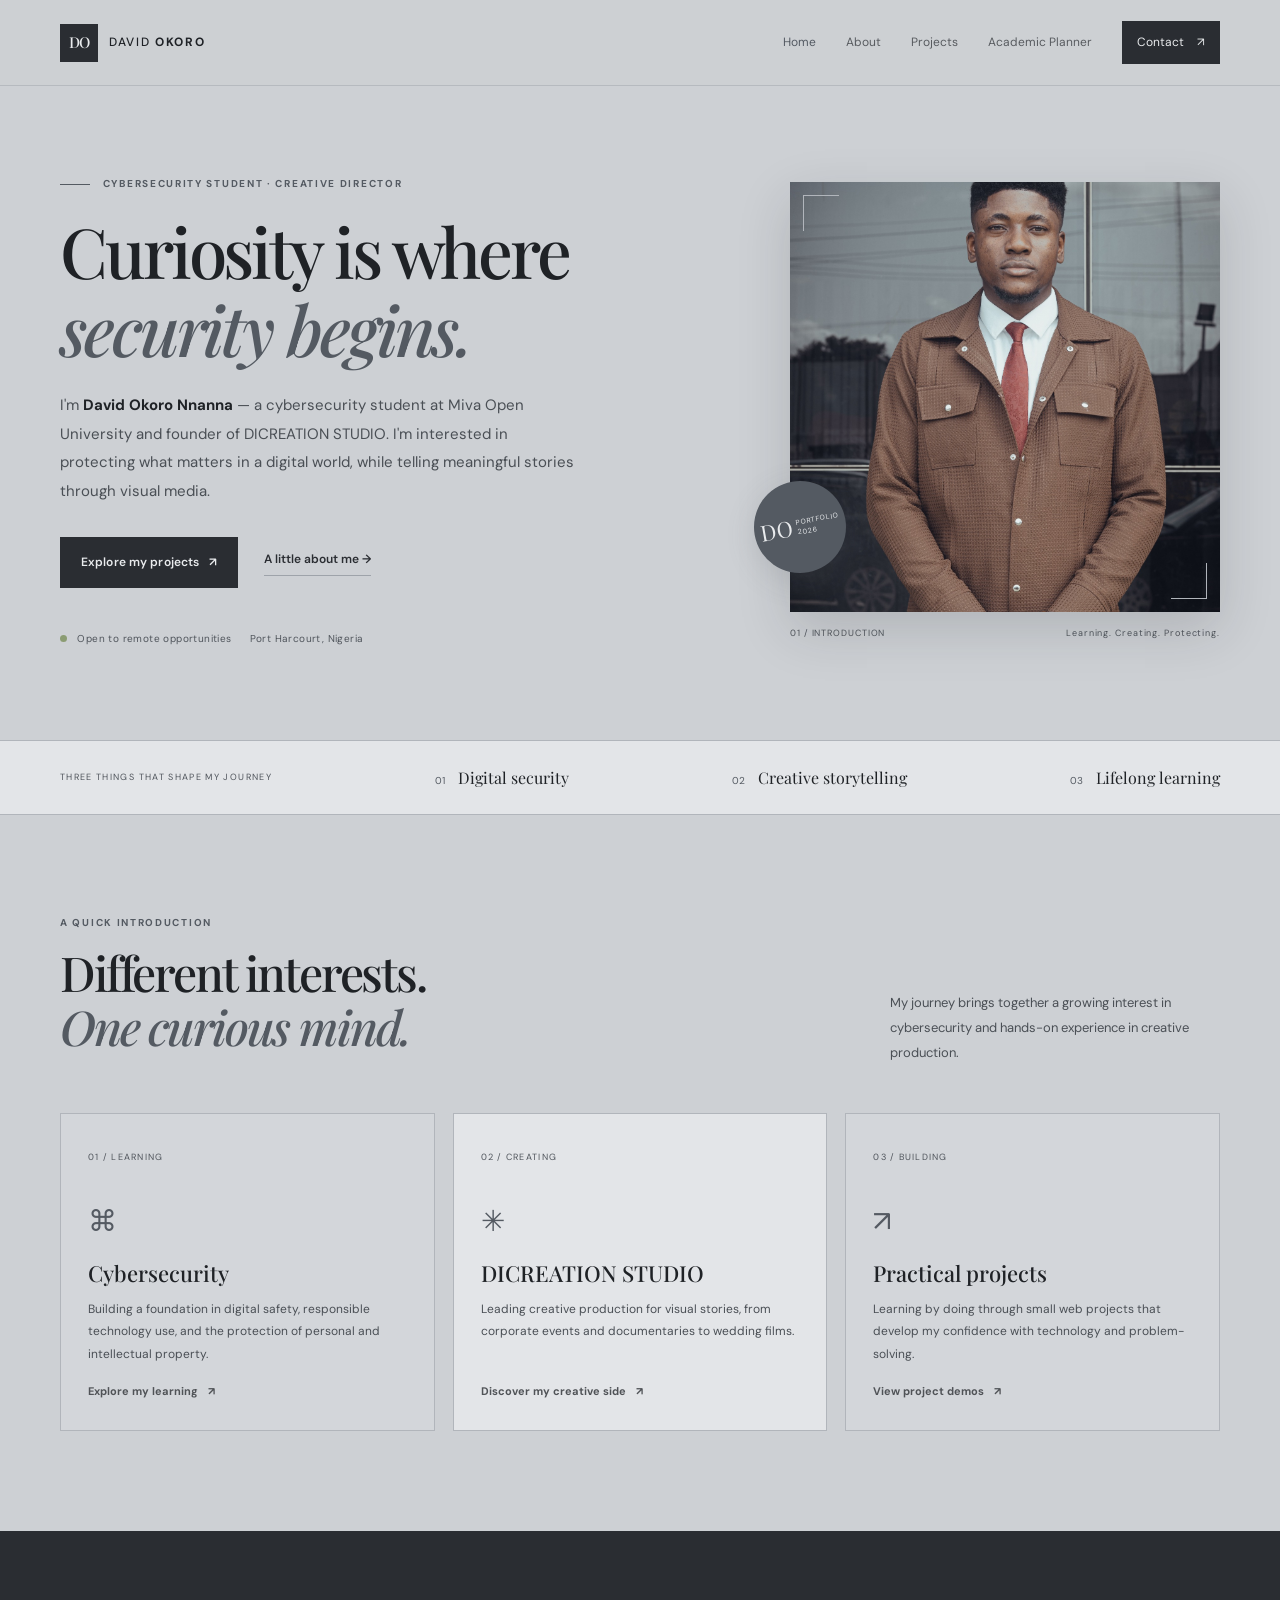
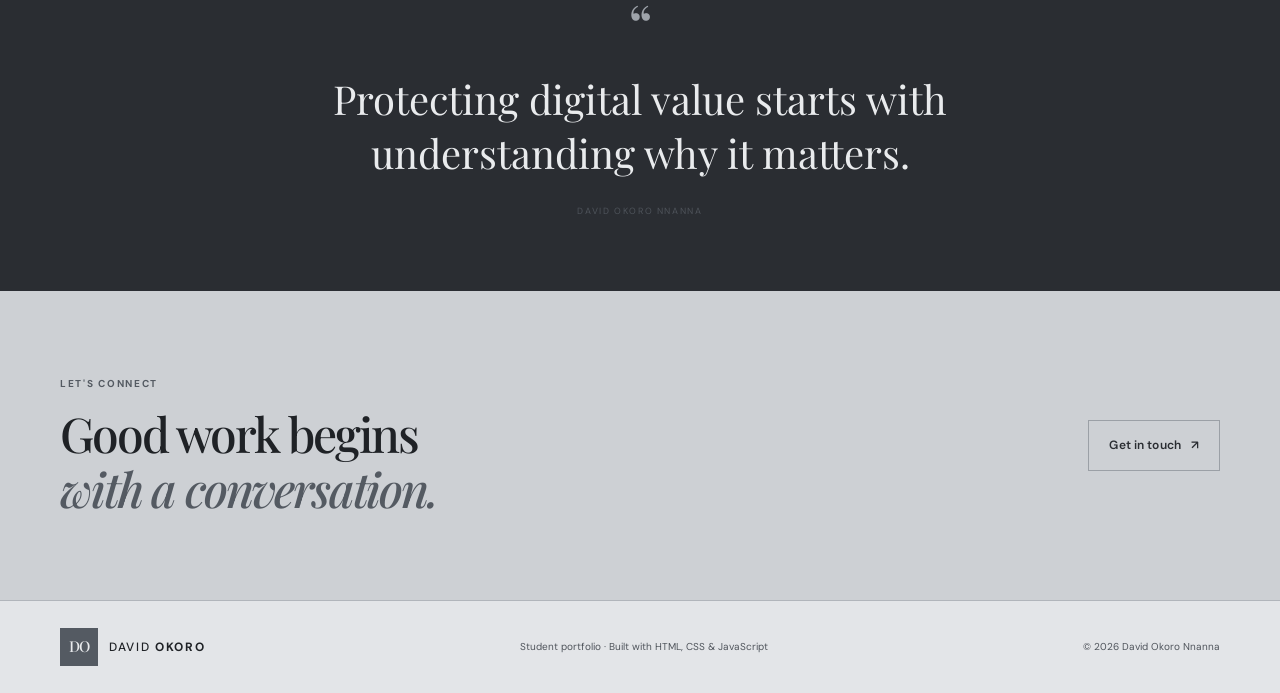
<file: index.html>
<!DOCTYPE html>
<html lang="en">
<head>
  <meta charset="UTF-8">
  <meta name="viewport" content="width=device-width, initial-scale=1.0">
  <meta name="description" content="The student portfolio of David Okoro Nnanna, a cybersecurity student and creative director based in Port Harcourt, Nigeria.">
  <title>David Okoro Nnanna | Student Portfolio</title>
  <link rel="preconnect" href="https://fonts.googleapis.com">
  <link rel="preconnect" href="https://fonts.gstatic.com" crossorigin>
  <link href="https://fonts.googleapis.com/css2?family=DM+Sans:wght@400;500;600;700&family=Playfair+Display:wght@500;600;700&display=swap" rel="stylesheet">
  <link rel="stylesheet" href="style.css">
  <script src="main.js" defer></script>
</head>
<body>
  <div class="cursor-glow" aria-hidden="true"></div>
  <a class="skip-link" href="#main">Skip to content</a>
  <header class="site-header">
    <a class="brand" href="index.html" aria-label="David Okoro Nnanna home"><span class="brand-mark">DO</span><span>DAVID <b>OKORO</b></span></a>
    <button class="menu-toggle" aria-label="Open navigation" aria-expanded="false"><span></span><span></span></button>
    <nav class="site-nav" aria-label="Main navigation">
      <a class="active" href="index.html">Home</a><a href="about.html">About</a><a href="projects.html">Projects</a><a href="planner.html">Academic Planner</a><a class="nav-contact" href="contact.html">Contact <span>↗</span></a>
    </nav>
  </header>

  <main id="main">
    <section class="hero section-wrap">
      <div class="hero-copy">
        <p class="eyebrow"><span class="eyebrow-line"></span> CYBERSECURITY STUDENT · CREATIVE DIRECTOR</p>
        <h1>Curiosity is where<br> <em>security begins.</em></h1>
        <p class="hero-intro">I'm <strong>David Okoro Nnanna</strong> — a cybersecurity student at Miva Open University and founder of DICREATION STUDIO. I'm interested in protecting what matters in a digital world, while telling meaningful stories through visual media.</p>
        <div class="hero-actions"><a class="button button-dark" href="projects.html">Explore my projects <span>↗</span></a><a class="text-link" href="about.html">A little about me <span>→</span></a></div>
        <div class="hero-meta"><span><i class="status-dot"></i> Open to remote opportunities</span><span>Port Harcourt, Nigeria</span></div>
      </div>
      <div class="hero-visual">
        <div class="portrait-frame">
          <img src="david-okoro.jpeg" alt="Portrait of David Okoro Nnanna wearing a brown jacket and red tie">
          <span class="portrait-corner portrait-corner-tl"></span><span class="portrait-corner portrait-corner-br"></span>
        </div>
        <div class="portrait-caption"><span>01 / INTRODUCTION</span><span>Learning. Creating. Protecting.</span></div>
        <div class="floating-seal"><span>DO</span><small>PORTFOLIO<br>2026</small></div>
      </div>
    </section>

    <section class="intro-strip">
      <div class="section-wrap strip-inner"><p>THREE THINGS THAT SHAPE MY JOURNEY</p><div><span>01</span> Digital security</div><div><span>02</span> Creative storytelling</div><div><span>03</span> Lifelong learning</div></div>
    </section>

    <section class="section-wrap section-block">
      <div class="section-heading"><div><p class="eyebrow">A QUICK INTRODUCTION</p><h2>Different interests.<br><em>One curious mind.</em></h2></div><p class="section-note">My journey brings together a growing interest in cybersecurity and hands-on experience in creative production.</p></div>
      <div class="feature-grid">
        <article class="feature-card"><span class="card-index">01 / LEARNING</span><div class="feature-icon">⌘</div><h3>Cybersecurity</h3><p>Building a foundation in digital safety, responsible technology use, and the protection of personal and intellectual property.</p><a href="about.html#skills" class="arrow-link">Explore my learning <span>↗</span></a></article>
        <article class="feature-card feature-card-accent"><span class="card-index">02 / CREATING</span><div class="feature-icon">✳</div><h3>DICREATION STUDIO</h3><p>Leading creative production for visual stories, from corporate events and documentaries to wedding films.</p><a href="about.html#creative-work" class="arrow-link">Discover my creative side <span>↗</span></a></article>
        <article class="feature-card"><span class="card-index">03 / BUILDING</span><div class="feature-icon">↗</div><h3>Practical projects</h3><p>Learning by doing through small web projects that develop my confidence with technology and problem-solving.</p><a href="projects.html" class="arrow-link">View project demos <span>↗</span></a></article>
      </div>
    </section>

    <section class="quote-band"><div class="section-wrap quote-inner"><span class="quote-mark">“</span><blockquote>Protecting digital value starts with understanding why it matters.</blockquote><p>DAVID OKORO NNANNA</p></div></section>

    <section class="section-wrap closing-cta"><div><p class="eyebrow">LET'S CONNECT</p><h2>Good work begins<br><em>with a conversation.</em></h2></div><a class="button button-outline" href="contact.html">Get in touch <span>↗</span></a></section>
  </main>

  <footer class="site-footer"><div class="section-wrap footer-inner"><a class="brand footer-brand" href="index.html"><span class="brand-mark">DO</span><span>DAVID <b>OKORO</b></span></a><p>Student portfolio · Built with HTML, CSS & JavaScript</p><span>© <span class="current-year">2026</span> David Okoro Nnanna</span></div></footer>
</body>
</html>
</file>
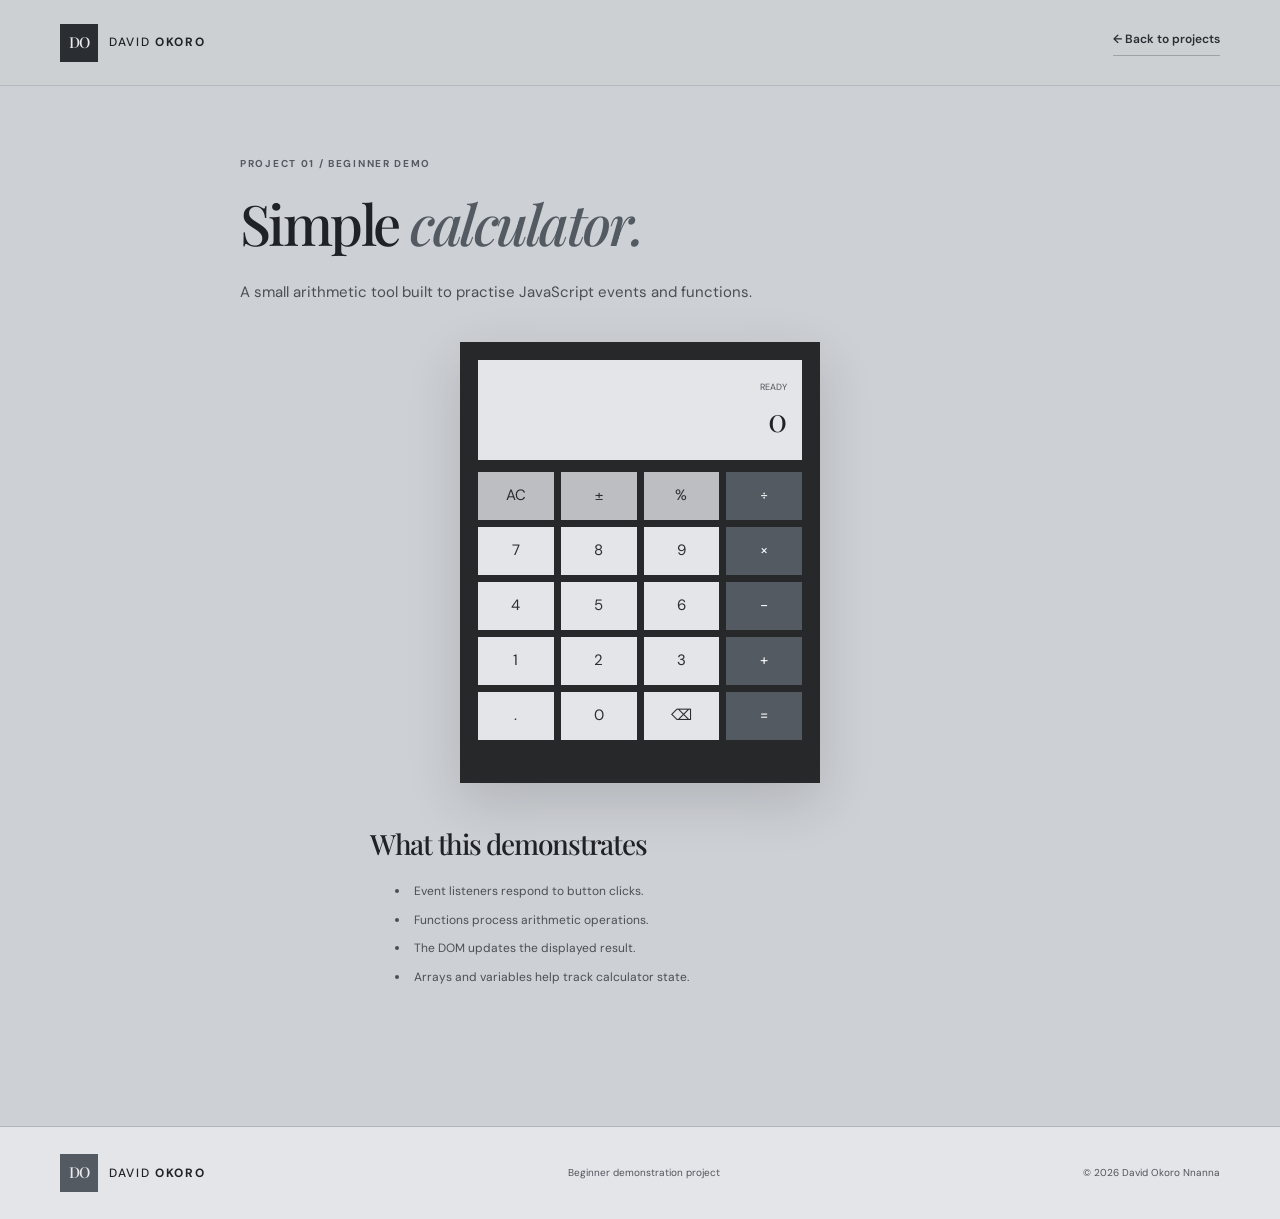
<file: calculator.html>
<!DOCTYPE html>
<html lang="en"><head><meta charset="UTF-8"><meta name="viewport" content="width=device-width, initial-scale=1.0"><title>Simple Calculator Demo | David Okoro</title><link rel="preconnect" href="https://fonts.googleapis.com"><link rel="preconnect" href="https://fonts.gstatic.com" crossorigin><link href="https://fonts.googleapis.com/css2?family=DM+Sans:wght@400;500;600;700&family=Playfair+Display:wght@500;600;700&display=swap" rel="stylesheet"><link rel="stylesheet" href="style.css"><script src="main.js" defer></script><script src="calculator.js" defer></script></head><body><div class="cursor-glow" aria-hidden="true"></div><header class="site-header"><a class="brand" href="index.html"><span class="brand-mark">DO</span><span>DAVID <b>OKORO</b></span></a><a class="text-link" href="projects.html">← Back to projects</a></header><main class="section-wrap demo-page"><p class="eyebrow">PROJECT 01 / BEGINNER DEMO</p><h1>Simple <em>calculator.</em></h1><p class="page-lead">A small arithmetic tool built to practise JavaScript events and functions.</p><div class="real-calculator"><div class="real-calc-screen"><small id="calc-expression">READY</small><output id="calc-display" aria-live="polite">0</output></div><div class="real-calc-grid"><button type="button" data-action="clear" class="calc-utility">AC</button><button type="button" data-action="sign" class="calc-utility">±</button><button type="button" data-action="percent" class="calc-utility">%</button><button type="button" data-op="/" class="calc-op">÷</button><button type="button" data-digit="7">7</button><button type="button" data-digit="8">8</button><button type="button" data-digit="9">9</button><button type="button" data-op="*" class="calc-op">×</button><button type="button" data-digit="4">4</button><button type="button" data-digit="5">5</button><button type="button" data-digit="6">6</button><button type="button" data-op="-" class="calc-op">−</button><button type="button" data-digit="1">1</button><button type="button" data-digit="2">2</button><button type="button" data-digit="3">3</button><button type="button" data-op="+" class="calc-op">+</button><button type="button" data-action="decimal" class="calc-zero">.</button><button type="button" data-digit="0" class="calc-zero">0</button><button type="button" data-action="backspace">⌫</button><button type="button" data-action="equals" class="calc-op">=</button></div><p class="calc-message" id="calc-message" role="status"></p></div><section class="demo-explainer"><h2>What this demonstrates</h2><ul><li>Event listeners respond to button clicks.</li><li>Functions process arithmetic operations.</li><li>The DOM updates the displayed result.</li><li>Arrays and variables help track calculator state.</li></ul></section></main><footer class="site-footer"><div class="section-wrap footer-inner"><a class="brand footer-brand" href="index.html"><span class="brand-mark">DO</span><span>DAVID <b>OKORO</b></span></a><p>Beginner demonstration project</p><span>© <span class="current-year">2026</span> David Okoro Nnanna</span></div></footer></body></html>
</file>
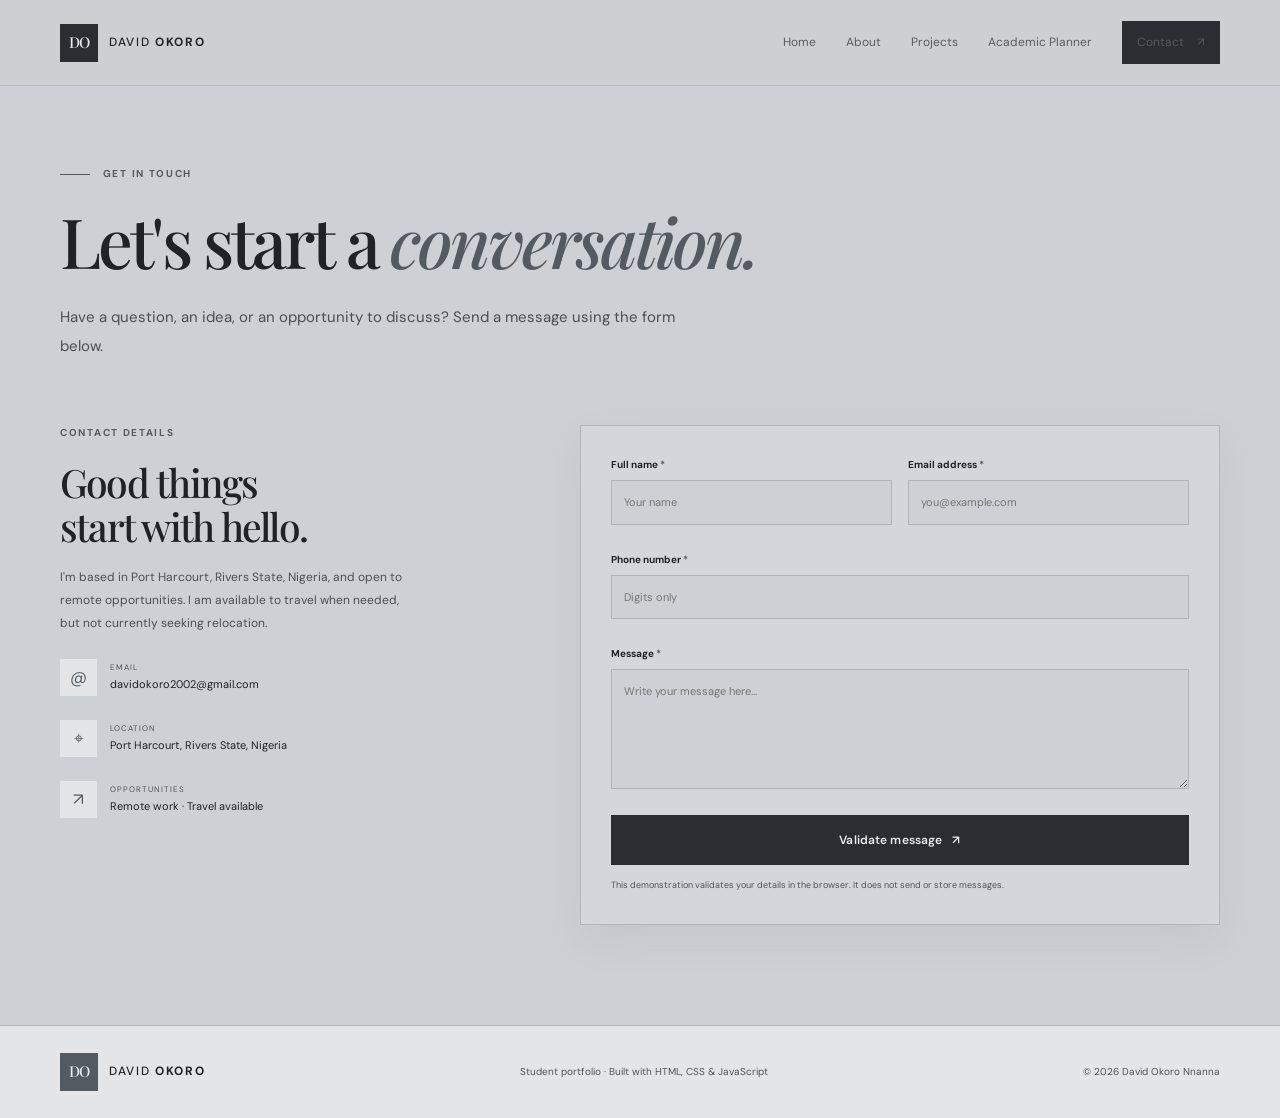
<file: contact.html>
<!DOCTYPE html>
<html lang="en">
<head><meta charset="UTF-8"><meta name="viewport" content="width=device-width, initial-scale=1.0"><meta name="description" content="Contact David Okoro Nnanna."><title>Contact | David Okoro Nnanna</title><link rel="preconnect" href="https://fonts.googleapis.com"><link rel="preconnect" href="https://fonts.gstatic.com" crossorigin><link href="https://fonts.googleapis.com/css2?family=DM+Sans:wght@400;500;600;700&family=Playfair+Display:wght@500;600;700&display=swap" rel="stylesheet"><link rel="stylesheet" href="style.css"><script src="main.js" defer></script><script src="contact.js" defer></script></head>
<body><div class="cursor-glow" aria-hidden="true"></div><a class="skip-link" href="#main">Skip to content</a><header class="site-header"><a class="brand" href="index.html"><span class="brand-mark">DO</span><span>DAVID <b>OKORO</b></span></a><button class="menu-toggle" aria-label="Open navigation" aria-expanded="false"><span></span><span></span></button><nav class="site-nav" aria-label="Main navigation"><a href="index.html">Home</a><a href="about.html">About</a><a href="projects.html">Projects</a><a href="planner.html">Academic Planner</a><a class="nav-contact active" href="contact.html">Contact <span>↗</span></a></nav></header>
<main id="main"><section class="page-hero section-wrap"><p class="eyebrow"><span class="eyebrow-line"></span> GET IN TOUCH</p><h1>Let's start a <em>conversation.</em></h1><p class="page-lead">Have a question, an idea, or an opportunity to discuss? Send a message using the form below.</p></section>
<section class="section-wrap contact-layout"><aside class="contact-aside"><p class="eyebrow">CONTACT DETAILS</p><h2>Good things<br>start with hello.</h2><p>I'm based in Port Harcourt, Rivers State, Nigeria, and open to remote opportunities. I am available to travel when needed, but not currently seeking relocation.</p><div class="contact-detail"><span class="contact-detail-icon">@</span><div><small>EMAIL</small><a href="mailto:davidokoro2002@gmail.com">davidokoro2002@gmail.com</a></div></div><div class="contact-detail"><span class="contact-detail-icon">⌖</span><div><small>LOCATION</small><span>Port Harcourt, Rivers State, Nigeria</span></div></div><div class="contact-detail"><span class="contact-detail-icon">↗</span><div><small>OPPORTUNITIES</small><span>Remote work · Travel available</span></div></div></aside>
<section class="contact-form-panel"><form id="contact-form" novalidate><div class="form-row"><div class="form-field"><label for="name">Full name <span>*</span></label><input id="name" name="name" type="text" autocomplete="name" placeholder="Your name" required><small class="field-error" id="name-error"></small></div><div class="form-field"><label for="email">Email address <span>*</span></label><input id="email" name="email" type="email" autocomplete="email" placeholder="you@example.com" required><small class="field-error" id="email-error"></small></div></div><div class="form-field"><label for="phone">Phone number <span>*</span></label><input id="phone" name="phone" type="tel" inputmode="numeric" autocomplete="tel" placeholder="Digits only" required><small class="field-error" id="phone-error"></small></div><div class="form-field"><label for="message">Message <span>*</span></label><textarea id="message" name="message" rows="5" placeholder="Write your message here..." required></textarea><small class="field-error" id="message-error"></small></div><button class="button button-dark form-submit" type="submit">Validate message <span>↗</span></button><p class="form-status" id="form-status" role="status" aria-live="polite"></p><p class="form-disclaimer">This demonstration validates your details in the browser. It does not send or store messages.</p></form></section></section></main>
<footer class="site-footer"><div class="section-wrap footer-inner"><a class="brand footer-brand" href="index.html"><span class="brand-mark">DO</span><span>DAVID <b>OKORO</b></span></a><p>Student portfolio · Built with HTML, CSS & JavaScript</p><span>© <span class="current-year">2026</span> David Okoro Nnanna</span></div></footer></body></html>
</file>
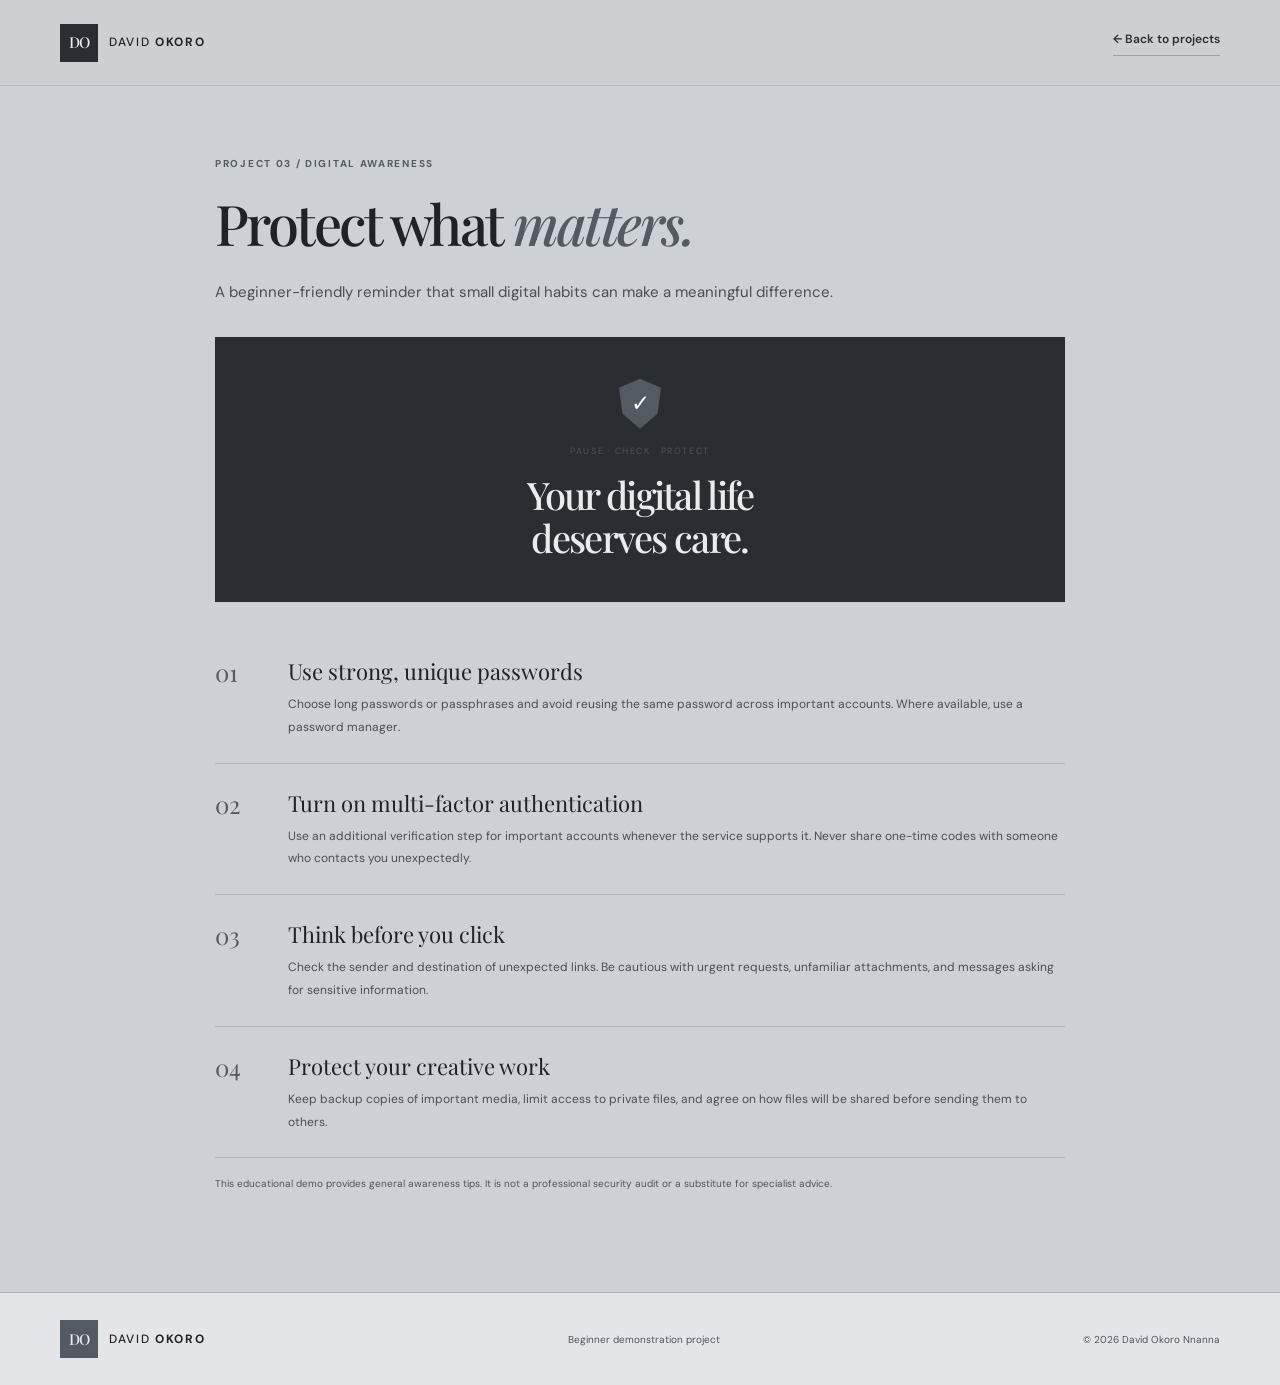
<file: digital-safety.html>
<!DOCTYPE html>
<html lang="en"><head><meta charset="UTF-8"><meta name="viewport" content="width=device-width, initial-scale=1.0"><title>Digital Safety Awareness | David Okoro</title><link rel="preconnect" href="https://fonts.googleapis.com"><link rel="preconnect" href="https://fonts.gstatic.com" crossorigin><link href="https://fonts.googleapis.com/css2?family=DM+Sans:wght@400;500;600;700&family=Playfair+Display:wght@500;600;700&display=swap" rel="stylesheet"><link rel="stylesheet" href="style.css"><script src="main.js" defer></script></head><body><div class="cursor-glow" aria-hidden="true"></div><header class="site-header"><a class="brand" href="index.html"><span class="brand-mark">DO</span><span>DAVID <b>OKORO</b></span></a><a class="text-link" href="projects.html">← Back to projects</a></header><main class="section-wrap safety-guide"><p class="eyebrow">PROJECT 03 / DIGITAL AWARENESS</p><h1>Protect what <em>matters.</em></h1><p class="page-lead">A beginner-friendly reminder that small digital habits can make a meaningful difference.</p><div class="safety-guide-hero"><span class="shield-icon">✓</span><p>PAUSE · CHECK · PROTECT</p><h2>Your digital life<br>deserves care.</h2></div><div class="safety-tips"><article><span>01</span><div><h3>Use strong, unique passwords</h3><p>Choose long passwords or passphrases and avoid reusing the same password across important accounts. Where available, use a password manager.</p></div></article><article><span>02</span><div><h3>Turn on multi-factor authentication</h3><p>Use an additional verification step for important accounts whenever the service supports it. Never share one-time codes with someone who contacts you unexpectedly.</p></div></article><article><span>03</span><div><h3>Think before you click</h3><p>Check the sender and destination of unexpected links. Be cautious with urgent requests, unfamiliar attachments, and messages asking for sensitive information.</p></div></article><article><span>04</span><div><h3>Protect your creative work</h3><p>Keep backup copies of important media, limit access to private files, and agree on how files will be shared before sending them to others.</p></div></article></div><p class="small-note">This educational demo provides general awareness tips. It is not a professional security audit or a substitute for specialist advice.</p></main><footer class="site-footer"><div class="section-wrap footer-inner"><a class="brand footer-brand" href="index.html"><span class="brand-mark">DO</span><span>DAVID <b>OKORO</b></span></a><p>Beginner demonstration project</p><span>© <span class="current-year">2026</span> David Okoro Nnanna</span></div></footer></body></html>
</file>
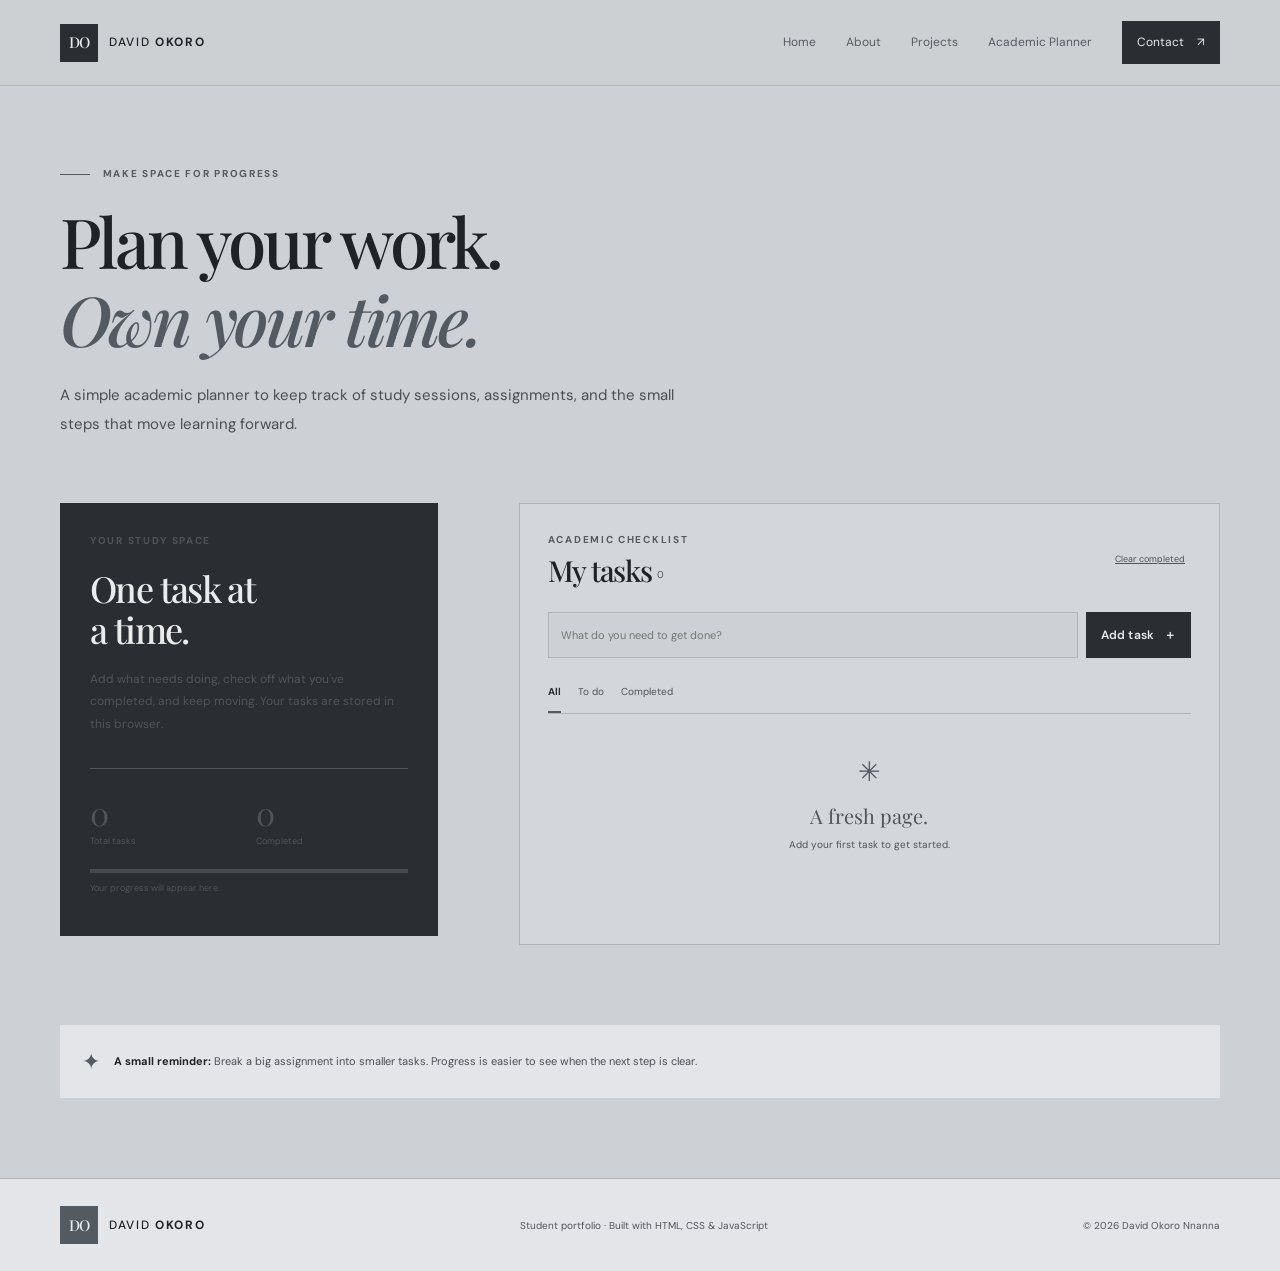
<file: planner.html>
<!DOCTYPE html>
<html lang="en">
<head><meta charset="UTF-8"><meta name="viewport" content="width=device-width, initial-scale=1.0"><meta name="description" content="An interactive academic planner for managing study tasks."><title>Academic Planner | David Okoro Nnanna</title><link rel="preconnect" href="https://fonts.googleapis.com"><link rel="preconnect" href="https://fonts.gstatic.com" crossorigin><link href="https://fonts.googleapis.com/css2?family=DM+Sans:wght@400;500;600;700&family=Playfair+Display:wght@500;600;700&display=swap" rel="stylesheet"><link rel="stylesheet" href="style.css"><script src="main.js" defer></script><script src="planner.js" defer></script></head>
<body><div class="cursor-glow" aria-hidden="true"></div><a class="skip-link" href="#main">Skip to content</a><header class="site-header"><a class="brand" href="index.html"><span class="brand-mark">DO</span><span>DAVID <b>OKORO</b></span></a><button class="menu-toggle" aria-label="Open navigation" aria-expanded="false"><span></span><span></span></button><nav class="site-nav" aria-label="Main navigation"><a href="index.html">Home</a><a href="about.html">About</a><a href="projects.html">Projects</a><a class="active" href="planner.html">Academic Planner</a><a class="nav-contact" href="contact.html">Contact <span>↗</span></a></nav></header>
<main id="main"><section class="page-hero section-wrap"><p class="eyebrow"><span class="eyebrow-line"></span> MAKE SPACE FOR PROGRESS</p><h1>Plan your work.<br><em>Own your time.</em></h1><p class="page-lead">A simple academic planner to keep track of study sessions, assignments, and the small steps that move learning forward.</p></section>
<section class="section-wrap planner-layout"><div class="planner-side"><p class="eyebrow">YOUR STUDY SPACE</p><h2>One task at<br>a time.</h2><p>Add what needs doing, check off what you've completed, and keep moving. Your tasks are stored in this browser.</p><div class="planner-stats"><div><strong id="total-count">0</strong><span>Total tasks</span></div><div><strong id="completed-count">0</strong><span>Completed</span></div></div><div class="progress-track"><span id="progress-fill"></span></div><p class="progress-caption" id="progress-caption">Your progress will appear here.</p></div>
<div class="planner-board"><div class="planner-board-head"><div><p class="eyebrow">ACADEMIC CHECKLIST</p><h2>My tasks <span id="task-heading-count">0</span></h2></div><button class="clear-completed" id="clear-completed" type="button">Clear completed</button></div>
<form id="task-form" class="task-form"><label class="sr-only" for="task-input">New academic task</label><input id="task-input" name="task" type="text" placeholder="What do you need to get done?" maxlength="120" required><button class="button button-dark" type="submit">Add task <span>＋</span></button></form>
<div class="filter-tabs" role="group" aria-label="Filter tasks"><button type="button" class="filter-tab active" data-filter="all">All</button><button type="button" class="filter-tab" data-filter="active">To do</button><button type="button" class="filter-tab" data-filter="completed">Completed</button></div>
<ul class="task-list" id="task-list" aria-live="polite"></ul><div class="empty-state" id="empty-state"><span>✳</span><h3>A fresh page.</h3><p>Add your first task to get started.</p></div><p class="planner-feedback" id="planner-feedback" role="status"></p></div></section>
<section class="section-wrap planner-tip"><span>✦</span><p><strong>A small reminder:</strong> Break a big assignment into smaller tasks. Progress is easier to see when the next step is clear.</p></section>
</main><footer class="site-footer"><div class="section-wrap footer-inner"><a class="brand footer-brand" href="index.html"><span class="brand-mark">DO</span><span>DAVID <b>OKORO</b></span></a><p>Student portfolio · Built with HTML, CSS & JavaScript</p><span>© <span class="current-year">2026</span> David Okoro Nnanna</span></div></footer></body></html>
</file>
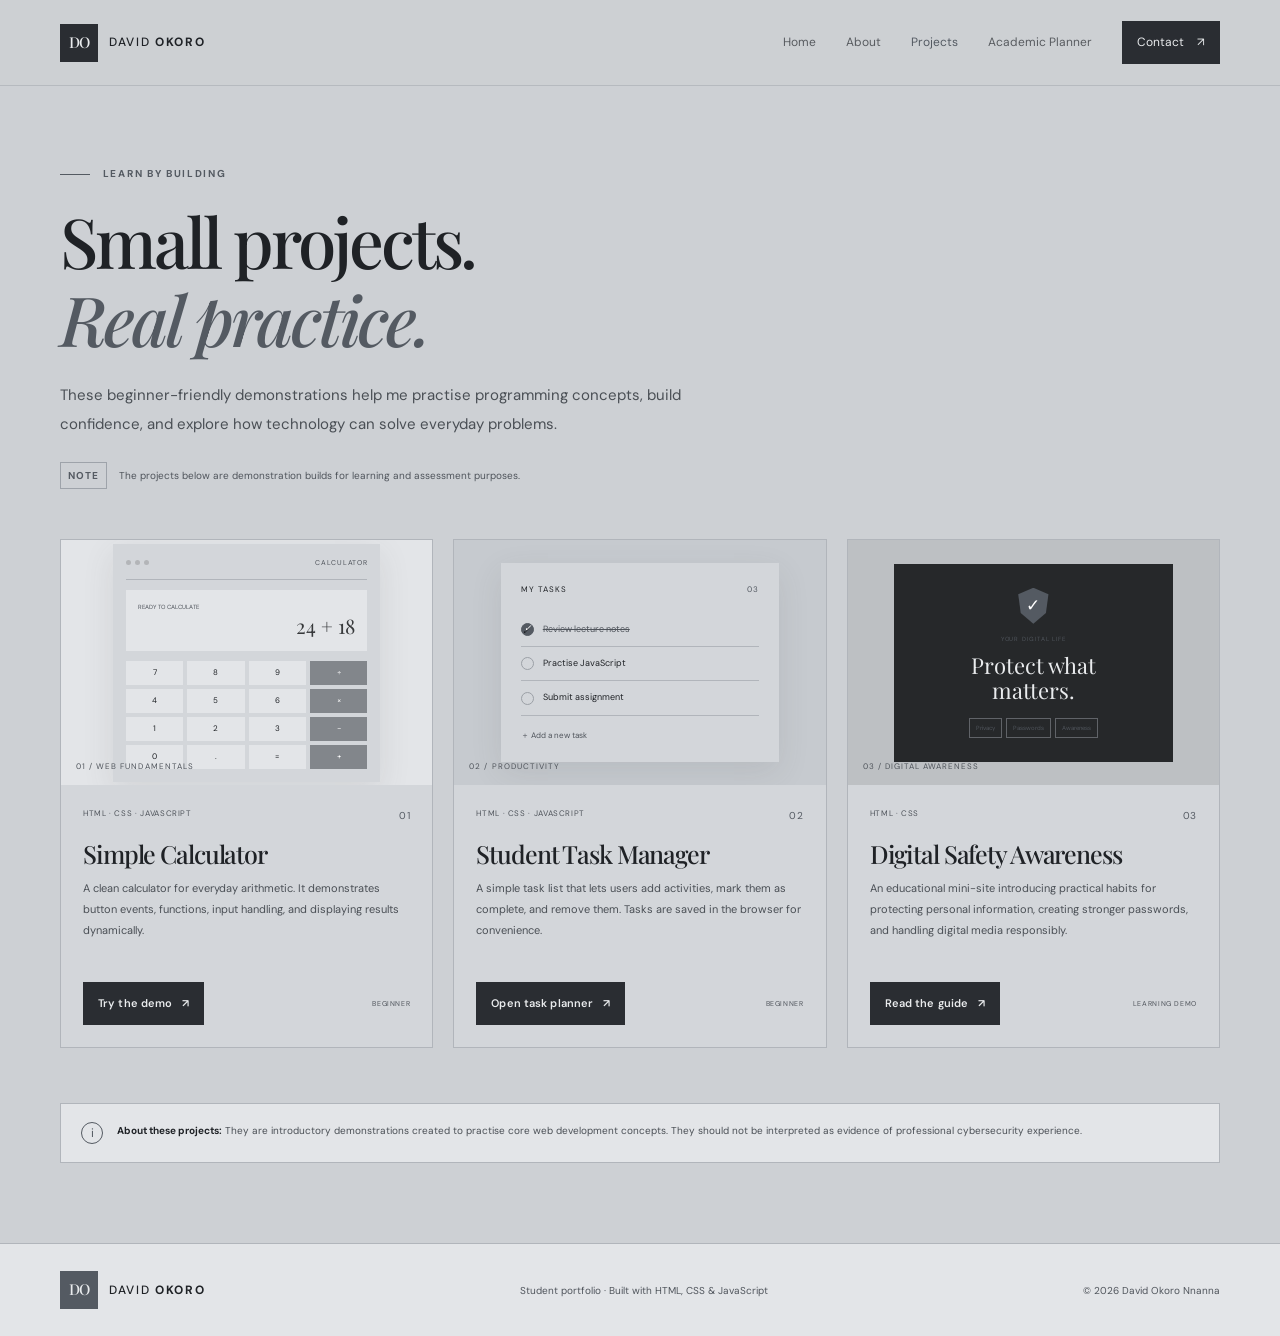
<file: projects.html>
<!DOCTYPE html>
<html lang="en">
<head><meta charset="UTF-8"><meta name="viewport" content="width=device-width, initial-scale=1.0"><meta name="description" content="Beginner demonstration projects in web development and digital safety."><title>Projects | David Okoro Nnanna</title><link rel="preconnect" href="https://fonts.googleapis.com"><link rel="preconnect" href="https://fonts.gstatic.com" crossorigin><link href="https://fonts.googleapis.com/css2?family=DM+Sans:wght@400;500;600;700&family=Playfair+Display:wght@500;600;700&display=swap" rel="stylesheet"><link rel="stylesheet" href="style.css"><script src="main.js" defer></script></head>
<body><div class="cursor-glow" aria-hidden="true"></div><a class="skip-link" href="#main">Skip to content</a><header class="site-header"><a class="brand" href="index.html"><span class="brand-mark">DO</span><span>DAVID <b>OKORO</b></span></a><button class="menu-toggle" aria-label="Open navigation" aria-expanded="false"><span></span><span></span></button><nav class="site-nav" aria-label="Main navigation"><a href="index.html">Home</a><a href="about.html">About</a><a class="active" href="projects.html">Projects</a><a href="planner.html">Academic Planner</a><a class="nav-contact" href="contact.html">Contact <span>↗</span></a></nav></header>
<main id="main"><section class="page-hero section-wrap"><p class="eyebrow"><span class="eyebrow-line"></span> LEARN BY BUILDING</p><h1>Small projects.<br><em>Real practice.</em></h1><p class="page-lead">These beginner-friendly demonstrations help me practise programming concepts, build confidence, and explore how technology can solve everyday problems.</p><div class="notice-line"><span>NOTE</span> The projects below are demonstration builds for learning and assessment purposes.</div></section>
<section class="section-wrap project-grid">
<article class="project-card"><div class="project-preview calculator-preview"><div class="mock-window"><div class="mock-top"><span></span><span></span><span></span><small>CALCULATOR</small></div><div class="calc-screen"><small>READY TO CALCULATE</small><strong id="preview-calc-value">24 + 18</strong></div><div class="calc-mini-grid"><span>7</span><span>8</span><span>9</span><span>÷</span><span>4</span><span>5</span><span>6</span><span>×</span><span>1</span><span>2</span><span>3</span><span>−</span><span>0</span><span>.</span><span>=</span><span>+</span></div></div><span class="preview-label">01 / WEB FUNDAMENTALS</span></div><div class="project-info"><div class="project-meta"><span>HTML · CSS · JAVASCRIPT</span><span class="project-number">01</span></div><h2>Simple Calculator</h2><p>A clean calculator for everyday arithmetic. It demonstrates button events, functions, input handling, and displaying results dynamically.</p><div class="project-actions"><a class="button button-dark button-small" href="calculator.html">Try the demo <span>↗</span></a><span class="project-tag">BEGINNER</span></div></div></article>
<article class="project-card"><div class="project-preview task-preview"><div class="task-window"><div class="task-window-head"><span>MY TASKS</span><span class="task-count">03</span></div><div class="fake-task done"><i>✓</i><span>Review lecture notes</span></div><div class="fake-task"><i></i><span>Practise JavaScript</span></div><div class="fake-task"><i></i><span>Submit assignment</span></div><div class="fake-add">＋ Add a new task</div></div><span class="preview-label">02 / PRODUCTIVITY</span></div><div class="project-info"><div class="project-meta"><span>HTML · CSS · JAVASCRIPT</span><span class="project-number">02</span></div><h2>Student Task Manager</h2><p>A simple task list that lets users add activities, mark them as complete, and remove them. Tasks are saved in the browser for convenience.</p><div class="project-actions"><a class="button button-dark button-small" href="planner.html">Open task planner <span>↗</span></a><span class="project-tag">BEGINNER</span></div></div></article>
<article class="project-card"><div class="project-preview safety-preview"><div class="safety-window"><div class="shield-icon">✓</div><p>YOUR DIGITAL LIFE</p><h3>Protect what<br>matters.</h3><div class="safety-pills"><span>Privacy</span><span>Passwords</span><span>Awareness</span></div></div><span class="preview-label">03 / DIGITAL AWARENESS</span></div><div class="project-info"><div class="project-meta"><span>HTML · CSS</span><span class="project-number">03</span></div><h2>Digital Safety Awareness</h2><p>An educational mini-site introducing practical habits for protecting personal information, creating stronger passwords, and handling digital media responsibly.</p><div class="project-actions"><a class="button button-dark button-small" href="digital-safety.html">Read the guide <span>↗</span></a><span class="project-tag">LEARNING DEMO</span></div></div></article>
</section><section class="section-wrap project-disclaimer"><span class="disclaimer-icon">i</span><p><strong>About these projects:</strong> They are introductory demonstrations created to practise core web development concepts. They should not be interpreted as evidence of professional cybersecurity experience.</p></section>
</main><footer class="site-footer"><div class="section-wrap footer-inner"><a class="brand footer-brand" href="index.html"><span class="brand-mark">DO</span><span>DAVID <b>OKORO</b></span></a><p>Student portfolio · Built with HTML, CSS & JavaScript</p><span>© <span class="current-year">2026</span> David Okoro Nnanna</span></div></footer></body></html>
</file>
<file: style.css>
/* David Okoro Nnanna — honey-brown portfolio */
:root{--honey:#545a62;--honey-light:#9ea3aa;--honey-pale:#e3e5e8;--cream:#e3e5e8;--paper:#cdd0d4;--ink:#1f2226;--muted:#4a4f55;--line:#b1b5bb;--dark:#2a2d32;--serif:"Playfair Display",Georgia,serif;--sans:"DM Sans",Arial,sans-serif;--shadow:0 18px 50px rgba(30,34,40,.16)}
*{box-sizing:border-box}html{scroll-behavior:smooth;scroll-padding-top:90px}body{margin:0;background:var(--paper);color:var(--ink);font-family:var(--sans);font-size:15px;line-height:1.7;overflow-x:hidden}body::selection{background:var(--honey-pale);color:var(--dark)}a{color:inherit;text-decoration:none}img{display:block;max-width:100%}button,input,textarea{font:inherit}button,a{-webkit-tap-highlight-color:transparent}button{cursor:pointer}.section-wrap{width:min(1160px,calc(100% - 48px));margin-inline:auto}.site-header{height:86px;padding:0 max(24px,calc((100vw - 1160px)/2));display:flex;align-items:center;justify-content:space-between;gap:28px;background:rgba(205,208,212,.91);border-bottom:1px solid rgba(177,181,187,.8);position:sticky;top:0;z-index:100;backdrop-filter:blur(18px)}.brand{display:flex;align-items:center;gap:11px;font-size:12px;font-weight:500;letter-spacing:.14em;white-space:nowrap}.brand b{font-weight:700}.brand-mark{display:grid;place-items:center;width:38px;height:38px;background:var(--dark);color:#e9ebed;font-family:var(--serif);font-size:15px;letter-spacing:-.04em}.site-nav{display:flex;align-items:center;gap:30px}.site-nav>a{font-size:12px;color:#585b5f;transition:color .2s;white-space:nowrap}.site-nav>a:hover,.site-nav>a.active{color:var(--honey);}.site-nav .nav-contact{padding:11px 15px;background:var(--dark);color:#e9ebed}.nav-contact span,.button span{margin-left:10px}.menu-toggle{display:none;background:none;border:0;padding:8px}.menu-toggle span{display:block;width:24px;height:2px;background:var(--dark);margin:5px}.skip-link{position:absolute;left:-999px;top:10px;background:var(--dark);color:#ffffff;padding:10px;z-index:200}.skip-link:focus{left:10px}.eyebrow{font-size:10px;letter-spacing:.17em;font-weight:700;color:var(--honey);margin:0 0 20px;line-height:1.5}.eyebrow-line{display:inline-block;width:30px;height:1px;background:var(--honey);vertical-align:middle;margin-right:9px}h1,h2,h3,p{margin-top:0}h1,h2{font-family:var(--serif);font-weight:500;letter-spacing:-.045em;line-height:1.13}h1{font-size:clamp(42px,5.4vw,72px);margin-bottom:24px}h1 em,h2 em{font-weight:500;color:var(--honey);font-style:italic}h2{font-size:clamp(32px,4vw,48px);margin-bottom:18px}h3{font-size:18px;line-height:1.3}.hero{display:grid;grid-template-columns:1.1fr .9fr;align-items:center;gap:8%;padding-top:72px;padding-bottom:75px;min-height:630px}.hero-copy{padding:18px 0}.hero h1{max-width:610px}.hero-intro{max-width:520px;color:var(--muted);font-size:15px;line-height:1.9}.hero-intro strong{color:var(--ink)}.hero-actions{display:flex;align-items:center;gap:26px;margin-top:32px;flex-wrap:wrap}.button{display:inline-flex;align-items:center;justify-content:center;padding:14px 20px;border:1px solid transparent;font-size:12px;font-weight:600;letter-spacing:.01em;transition:transform .25s,background .25s,border-color .25s;min-height:46px}.button:hover{transform:translateY(-2px)}.button-dark{background:var(--dark);color:#e9ebed}.button-dark:hover{background:#383a3d}.button-outline{border-color:#9ba0a6;color:var(--dark)}.button-outline:hover{background:var(--honey-pale)}.button-small{padding:11px 14px;min-height:40px;font-size:11px}.text-link{font-size:12px;font-weight:600;color:var(--dark);border-bottom:1px solid var(--honey-light);padding-bottom:5px}.hero-meta{display:flex;flex-wrap:wrap;gap:18px;margin-top:42px;font-size:10px;color:#4f545b;letter-spacing:.04em}.status-dot{display:inline-block;width:7px;height:7px;background:#8b9c73;border-radius:50%;margin-right:7px}.hero-visual{position:relative;width:min(100%,430px);justify-self:end}.portrait-frame{position:relative;width:100%;aspect-ratio:1/1;overflow:hidden;background:var(--honey-pale);box-shadow:var(--shadow)}.portrait-frame img{width:100%;height:100%;object-fit:cover;object-position:center 29%;transition:transform .8s cubic-bezier(.2,.7,.2,1)}.portrait-frame:hover img{transform:scale(1.035)}.portrait-corner{position:absolute;width:36px;height:36px;border-color:#b1b5bb;border-style:solid;pointer-events:none}.portrait-corner-tl{left:13px;top:13px;border-width:1px 0 0 1px}.portrait-corner-br{right:13px;bottom:13px;border-width:0 1px 1px 0}.portrait-caption{display:flex;justify-content:space-between;gap:12px;padding-top:14px;color:#4f545b;font-size:9px;letter-spacing:.1em}.floating-seal{position:absolute;left:-36px;bottom:68px;width:92px;height:92px;border-radius:50%;background:var(--honey);color:#e9ebed;display:flex;align-items:center;justify-content:center;gap:5px;box-shadow:0 8px 30px #696c7133;transform:rotate(-10deg)}.floating-seal>span{font-family:var(--serif);font-size:22px}.floating-seal small{font-size:7px;line-height:1.4;letter-spacing:.1em}.intro-strip{background:var(--cream);border-block:1px solid var(--line)}.strip-inner{display:flex;align-items:center;justify-content:space-between;gap:24px;padding-block:23px}.strip-inner>p{font-size:9px;letter-spacing:.15em;color:#4f545b;margin:0}.strip-inner>div{font-family:var(--serif);font-size:16px}.strip-inner>div span{font:10px var(--sans);color:var(--honey);margin-right:9px}.section-block{padding-top:100px;padding-bottom:100px}.section-heading{display:flex;justify-content:space-between;align-items:end;gap:35px;margin-bottom:42px}.section-heading .eyebrow{margin-bottom:15px}.section-note{max-width:330px;color:var(--muted);font-size:13px;line-height:1.9;margin-bottom:6px}.feature-grid{display:grid;grid-template-columns:repeat(3,1fr);gap:18px}.feature-card{padding:29px 27px 26px;border:1px solid var(--line);min-height:285px;background:#d3d6da;transition:transform .25s,box-shadow .25s}.feature-card:hover,.skill-card:hover{transform:translateY(-4px);box-shadow:var(--shadow)}.feature-card-accent{background:var(--cream);border-color:#b1b5bb}.card-index{font-size:9px;letter-spacing:.14em;color:#4f545b}.feature-icon{font-size:29px;color:var(--honey);margin:28px 0 13px}.feature-card h3{font-family:var(--serif);font-size:22px;font-weight:500;margin-bottom:10px}.feature-card p{font-size:12px;line-height:1.9;color:var(--muted);min-height:68px}.arrow-link{font-size:11px;font-weight:700;color:#505357}.arrow-link span{margin-left:7px}.quote-band{background:var(--dark);color:#e9ebed}.quote-inner{padding-block:72px;text-align:center;max-width:820px}.quote-mark{font-family:var(--serif);font-size:60px;line-height:.7;color:var(--honey-light)}.quote-inner blockquote{font-family:var(--serif);font-size:clamp(25px,3.5vw,40px);line-height:1.35;margin:15px auto 24px;max-width:700px}.quote-inner>p{font-size:9px;letter-spacing:.18em;color:#4f545b;margin:0}.closing-cta{padding-block:85px;display:flex;align-items:center;justify-content:space-between;gap:25px}.closing-cta .eyebrow{margin-bottom:15px}.closing-cta h2{margin:0}.site-footer{border-top:1px solid var(--line);background:var(--cream)}.footer-inner{min-height:92px;display:flex;align-items:center;justify-content:space-between;gap:20px}.footer-inner p,.footer-inner>span{font-size:10px;color:#4f545b;margin:0}.footer-brand .brand-mark{background:var(--honey);color:#e9ebed}.page-hero{padding-top:80px;padding-bottom:50px}.page-hero h1{max-width:850px}.page-lead{max-width:650px;font-size:15px;line-height:1.9;color:var(--muted)}.about-layout{display:grid;grid-template-columns:.75fr 1.25fr;gap:9%;padding-top:20px;padding-bottom:100px}.about-photo{max-width:370px}.portrait-frame-about{aspect-ratio:1/1}.photo-note{font-size:9px;letter-spacing:.12em;color:#4f545b;margin-top:15px}.about-copy h2{margin-bottom:25px}.about-copy>p:not(.eyebrow){font-size:13px;line-height:2;color:var(--muted)}.quick-facts{display:grid;grid-template-columns:repeat(3,1fr);gap:12px;margin-top:35px;padding-top:25px;border-top:1px solid var(--line)}.quick-facts div{display:flex;flex-direction:column;gap:4px}.quick-facts span{font-size:9px;color:var(--honey)}.quick-facts b{font-size:11px}.quick-facts small{font-size:10px;color:var(--muted)}.soft-section{background:var(--cream);border-block:1px solid var(--line)}.soft-section .section-block{padding-block:80px}.skills-grid{display:grid;grid-template-columns:repeat(4,1fr);gap:14px}.skill-card{padding:24px 20px;background:var(--paper);border:1px solid var(--line);transition:transform .25s,box-shadow .25s}.skill-symbol{font-size:26px;color:var(--honey)}.skill-card h3{font-family:var(--serif);font-size:18px;font-weight:500;margin:18px 0 10px}.skill-card p{font-size:11px;line-height:1.9;color:var(--muted);min-height:84px}.skill-level{display:inline-block;font-size:8px;letter-spacing:.1em;color:#676b70;background:var(--honey-pale);padding:5px 7px}.creative-panel{display:grid;grid-template-columns:180px 1fr;gap:40px;align-items:center;padding:38px;background:var(--dark);color:#e9ebed}.creative-monogram{height:150px;display:grid;place-items:center;border:1px solid #9ba0a6;font:60px var(--serif);color:#4f545b}.creative-monogram span{color:var(--honey)}.creative-panel .eyebrow{color:#4f545b}.creative-panel h3{font:28px var(--serif);letter-spacing:.04em}.creative-panel p:last-child{font-size:12px;color:#4f545b;max-width:700px;line-height:1.9;margin-bottom:0}.education-block{padding-top:75px;padding-bottom:85px}.education-row{display:grid;grid-template-columns:180px 1fr auto;align-items:center;gap:25px;padding:26px 0;border-block:1px solid var(--line)}.education-date{font-size:9px;letter-spacing:.12em;color:var(--honey)}.education-row h3{font:22px var(--serif);margin-bottom:3px}.education-row p{font-size:12px;margin-bottom:3px}.education-row small{color:var(--muted);font-size:11px}.education-status{font-size:8px;letter-spacing:.1em;color:#62734f;background:#edf0e7;padding:7px 9px}.small-note{font-size:10px;color:#4f545b;margin-top:17px}.notice-line{display:flex;gap:12px;align-items:center;font-size:10px;color:#4f545b;margin-top:24px}.notice-line span{font-weight:700;letter-spacing:.1em;color:var(--honey);border:1px solid var(--honey-light);padding:4px 7px}.project-grid{display:grid;grid-template-columns:repeat(3,1fr);gap:20px;padding-bottom:55px}.project-card{border:1px solid var(--line);background:#d3d6da;min-width:0;transition:transform .25s,box-shadow .25s}.project-card:hover{transform:translateY(-4px);box-shadow:var(--shadow)}.project-preview{position:relative;height:245px;display:grid;place-items:center;overflow:hidden;background:var(--cream)}.preview-label{position:absolute;bottom:12px;left:15px;font-size:8px;letter-spacing:.13em;color:#4f545b}.mock-window{width:72%;background:#d3d6da;box-shadow:0 10px 30px #46484b1c;padding:13px}.mock-top{display:flex;align-items:center;gap:4px;border-bottom:1px solid var(--line);padding-bottom:10px}.mock-top>span{width:5px;height:5px;border-radius:50%;background:#b3b5b8}.mock-top small{margin-left:auto;font-size:7px;letter-spacing:.1em;color:#4f545b}.calc-screen{background:#e3e5e8;padding:12px;margin:10px 0}.calc-screen small{display:block;font-size:6px;color:#4f545b}.calc-screen strong{display:block;text-align:right;font:20px var(--serif);color:#37393b}.calc-mini-grid{display:grid;grid-template-columns:repeat(4,1fr);gap:4px}.calc-mini-grid span{display:grid;place-items:center;height:24px;background:#e3e5e8;font-size:8px}.calc-mini-grid span:nth-child(4n){background:#82868b;color:#ffffff}.task-preview{background:#c6cacf}.task-window{width:75%;padding:20px;background:#d3d6da;box-shadow:0 10px 30px #46484b1c}.task-window-head{display:flex;justify-content:space-between;font-size:8px;letter-spacing:.13em;margin-bottom:16px}.task-count{color:var(--honey)}.fake-task{display:flex;align-items:center;gap:9px;font-size:9px;padding:9px 0;border-bottom:1px solid #b1b5bb}.fake-task i{width:13px;height:13px;border:1px solid #9ba0a6;border-radius:50%;flex-shrink:0}.fake-task.done i{background:var(--honey);border-color:var(--honey);position:relative}.fake-task.done i:after{content:"✓";position:absolute;color:#ffffff;font-size:9px;left:2px;top:-3px}.fake-task.done span{text-decoration:line-through;color:#4f545b}.fake-add{font-size:8px;color:#4f545b;padding-top:13px}.safety-preview{background:#bdc0c3}.safety-window{width:75%;background:#26282a;color:#e9ebed;padding:24px 20px;text-align:center}.shield-icon{display:grid;place-items:center;width:36px;height:36px;margin:0 auto 10px;background:var(--honey);color:#ffffff;clip-path:polygon(50% 0,92% 18%,85% 70%,50% 100%,15% 70%,8% 18%);font-size:17px}.safety-window>p{font-size:6px;letter-spacing:.15em;color:#4f545b;margin-bottom:9px}.safety-window h3{font:22px var(--serif);line-height:1.15;margin-bottom:14px}.safety-pills{display:flex;justify-content:center;gap:4px;flex-wrap:wrap}.safety-pills span{font-size:6px;padding:4px 6px;border:1px solid #606368;color:#4f545b}.project-info{padding:22px}.project-meta{display:flex;justify-content:space-between;gap:10px;color:#4f545b;font-size:8px;letter-spacing:.08em}.project-number{font-size:10px;color:var(--honey)}.project-info h2{font-size:25px;margin:16px 0 10px}.project-info>p{font-size:11px;line-height:1.9;color:var(--muted);min-height:84px}.project-actions{display:flex;align-items:center;justify-content:space-between;gap:8px;flex-wrap:wrap;margin-top:20px}.project-tag{font-size:7px;letter-spacing:.09em;color:#4f545b}.project-disclaimer{display:flex;align-items:start;gap:14px;padding:18px 20px;margin-bottom:80px;background:var(--cream);border:1px solid var(--line)}.disclaimer-icon{display:grid;place-items:center;flex-shrink:0;width:22px;height:22px;border:1px solid var(--honey);border-radius:50%;font-size:12px;color:var(--honey)}.project-disclaimer p{font-size:10px;color:var(--muted);margin:0}.project-disclaimer strong{color:var(--ink)}.planner-layout{display:grid;grid-template-columns:.7fr 1.3fr;gap:7%;padding-bottom:80px}.planner-side{padding:30px;background:var(--dark);color:#e9ebed;align-self:start}.planner-side .eyebrow{color:#4f545b}.planner-side h2{font-size:36px}.planner-side>p:not(.eyebrow):not(.progress-caption){font-size:12px;color:#4f545b;line-height:1.9}.planner-stats{display:grid;grid-template-columns:1fr 1fr;gap:15px;margin-top:32px;padding-top:22px;border-top:1px solid #515458}.planner-stats div{display:flex;flex-direction:column}.planner-stats strong{font:32px var(--serif);color:#4f545b}.planner-stats span{font-size:9px;color:#4f545b}.progress-track{height:4px;background:#484a4d;margin-top:20px}.progress-track span{display:block;width:0;height:100%;background:#aaacb0;transition:width .3s}.progress-caption{font-size:9px;color:#4f545b;margin-top:8px}.planner-board{border:1px solid var(--line);padding:28px;background:#d3d6da;min-width:0}.planner-board-head{display:flex;align-items:center;justify-content:space-between;gap:12px}.planner-board-head .eyebrow{margin-bottom:7px}.planner-board-head h2{font-size:29px;margin:0}.planner-board-head h2 span{font:10px var(--sans);color:var(--honey);vertical-align:middle}.clear-completed{border:0;background:none;color:#4f545b;font-size:9px;text-decoration:underline}.task-form{display:flex;gap:8px;margin-top:25px}.task-form input{flex:1;min-width:0;border:1px solid var(--line);background:#cdd0d4;padding:12px;font-size:11px;outline:none}.task-form input:focus,.form-field input:focus,.form-field textarea:focus{border-color:var(--honey);box-shadow:0 0 0 3px #82868b1a}.task-form .button{white-space:nowrap;padding:10px 14px}.filter-tabs{display:flex;gap:17px;border-bottom:1px solid var(--line);margin-top:25px}.filter-tab{border:0;background:none;padding:0 0 11px;font-size:10px;color:#4f545b;border-bottom:2px solid transparent}.filter-tab.active{color:var(--dark);border-color:var(--honey);font-weight:700}.task-list{list-style:none;margin:0;padding:0}.task-item{display:flex;align-items:center;gap:12px;padding:14px 0;border-bottom:1px solid #b1b5bb}.task-check{width:17px;height:17px;accent-color:var(--honey);flex-shrink:0}.task-text{flex:1;overflow-wrap:anywhere;font-size:11px}.task-item.completed .task-text{text-decoration:line-through;color:#4f545b}.task-delete{border:0;background:transparent;color:#4f545b;font-size:17px;padding:4px 7px}.task-delete:hover{color:#9d4c3e}.empty-state{text-align:center;padding:35px 10px;color:#4f545b}.empty-state>span{font-size:27px;color:var(--honey)}.empty-state h3{font:20px var(--serif);margin:7px 0}.empty-state p{font-size:10px;margin:0}.planner-feedback{font-size:10px;color:#6f825b;margin:12px 0 0;min-height:16px}.planner-tip{display:flex;gap:14px;align-items:center;padding:18px 22px;margin-bottom:80px;background:var(--cream)}.planner-tip>span{color:var(--honey);font-size:22px}.planner-tip p{font-size:11px;color:var(--muted);margin:0}.planner-tip strong{color:var(--ink)}.contact-layout{display:grid;grid-template-columns:.8fr 1.2fr;gap:8%;padding-bottom:100px}.contact-aside h2{font-size:39px}.contact-aside>p:not(.eyebrow){font-size:12px;line-height:1.9;color:var(--muted);max-width:350px}.contact-detail{display:flex;gap:13px;align-items:center;margin-top:24px}.contact-detail-icon{width:37px;height:37px;display:grid;place-items:center;background:var(--cream);color:var(--honey);font-size:17px}.contact-detail div{display:flex;flex-direction:column;min-width:0}.contact-detail small{font-size:8px;letter-spacing:.13em;color:#4f545b}.contact-detail a,.contact-detail div>span{font-size:11px;overflow-wrap:anywhere}.contact-form-panel{padding:30px;background:#d3d6da;border:1px solid var(--line);box-shadow:0 15px 40px #3b3d4010}.form-row{display:grid;grid-template-columns:1fr 1fr;gap:16px}.form-field{display:flex;flex-direction:column;gap:7px;margin-bottom:19px;min-width:0}.form-field label{font-size:10px;font-weight:700}.form-field label span{color:var(--honey)}.form-field input,.form-field textarea{width:100%;border:1px solid var(--line);background:#cdd0d4;padding:12px;font-size:11px;outline:none;resize:vertical;transition:border-color .2s,box-shadow .2s}.field-error{font-size:9px;color:#a94b3c;min-height:0}.form-field.invalid input,.form-field.invalid textarea{border-color:#b85b4d}.form-submit{width:100%}.form-status{font-size:11px;margin:12px 0 0;color:#5f784f}.form-status.error{color:#a94b3c}.form-disclaimer{font-size:9px;color:#4f545b;margin:13px 0 0}.sr-only{position:absolute;width:1px;height:1px;padding:0;margin:-1px;overflow:hidden;clip:rect(0,0,0,0);white-space:nowrap;border:0}.demo-page{padding-top:70px;padding-bottom:90px;max-width:800px}.demo-page h1{font-size:56px}.real-calculator{max-width:360px;margin:35px auto;padding:18px;background:#26282a;box-shadow:var(--shadow)}.real-calc-screen{padding:20px 15px;background:#e3e5e8;text-align:right;min-height:92px;overflow:hidden}.real-calc-screen small{display:block;font-size:9px;color:#4f545b;min-height:17px}.real-calc-screen output{display:block;font:32px var(--serif);overflow-wrap:anywhere}.real-calc-grid{display:grid;grid-template-columns:repeat(4,1fr);gap:7px;margin-top:12px}.real-calc-grid button{min-height:48px;border:0;background:#e3e5e8;color:#2d2e30;font-size:15px;transition:background .2s}.real-calc-grid button:hover{background:#c6cacf}.real-calc-grid .calc-utility{background:#bcbec1}.real-calc-grid .calc-op{background:var(--honey);color:#ffffff}.real-calc-grid .calc-zero{grid-column:span 1}.calc-message{text-align:center;color:#4f545b;font-size:10px;min-height:15px;margin:10px 0 0}.demo-explainer{margin:45px auto;max-width:540px}.demo-explainer h2{font-size:28px}.demo-explainer li{font-size:12px;color:var(--muted);padding:4px}.safety-guide{padding-top:70px;padding-bottom:90px;max-width:850px}.safety-guide h1{font-size:56px}.safety-guide-hero{margin:30px 0;background:var(--dark);color:#e9ebed;text-align:center;padding:42px 20px}.safety-guide-hero .shield-icon{width:50px;height:50px;font-size:23px}.safety-guide-hero>p{font-size:9px;letter-spacing:.17em;color:#4f545b;margin:15px 0}.safety-guide-hero h2{font-size:38px;margin:0}.safety-tips article{display:grid;grid-template-columns:55px 1fr;gap:18px;padding:24px 0;border-bottom:1px solid var(--line)}.safety-tips article>span{font:24px var(--serif);color:var(--honey)}.safety-tips h3{font:22px var(--serif);margin-bottom:7px}.safety-tips p{font-size:12px;color:var(--muted);line-height:1.9;margin:0}.cursor-glow{position:fixed;z-index:90;pointer-events:none;left:0;top:0;width:280px;height:280px;border-radius:50%;background:radial-gradient(circle,rgba(255,255,255,.6) 0%,rgba(255,255,255,.28) 28%,rgba(255,255,255,0) 70%);transform:translate(-50%,-50%);opacity:0;transition:opacity .2s;mix-blend-mode:normal}.cursor-glow.is-visible{opacity:1}.reveal{animation:rise-in .7s both}@keyframes rise-in{from{opacity:0;transform:translateY(14px)}to{opacity:1;transform:translateY(0)}}@media(hover:none){.cursor-glow{width:230px;height:230px;background:radial-gradient(circle,rgba(255,255,255,.65) 0%,rgba(255,255,255,.3) 35%,rgba(255,255,255,0) 72%);mix-blend-mode:normal}}@media(max-width:900px){.site-nav{gap:17px}.site-nav>a{font-size:11px}.hero{gap:5%;grid-template-columns:1fr .8fr}.hero h1{font-size:clamp(42px,6vw,61px)}.strip-inner{flex-wrap:wrap}.strip-inner>p{width:100%;margin-bottom:2px}.skills-grid{grid-template-columns:repeat(2,1fr)}.project-grid{grid-template-columns:repeat(2,1fr)}.project-card:last-child{grid-column:span 2}.project-card:last-child .project-preview{height:260px}.planner-layout{grid-template-columns:.8fr 1.2fr;gap:25px}.planner-side{padding:22px}.contact-layout{gap:30px}}@media(max-width:700px){.section-wrap{width:min(100% - 36px,560px)}.site-header{height:72px;padding-inline:18px}.menu-toggle{display:block;margin-left:auto}.site-nav{position:absolute;top:71px;left:0;right:0;padding:14px 20px 22px;background:var(--paper);border-bottom:1px solid var(--line);display:none;align-items:stretch;gap:0;flex-direction:column;box-shadow:0 20px 30px #292b2d12}.site-nav.open{display:flex}.site-nav>a{padding:12px 3px;font-size:13px;border-bottom:1px solid #b1b5bb}.site-nav .nav-contact{margin-top:10px;padding:12px}.hero{grid-template-columns:1fr;padding-top:48px;padding-bottom:55px;gap:44px}.hero-copy{padding:0}.hero h1{font-size:clamp(43px,11vw,61px)}.hero-intro{font-size:13px}.hero-meta{margin-top:28px}.hero-visual{width:min(88%,390px);justify-self:center;margin-left:8px}.floating-seal{width:76px;height:76px;left:-25px;bottom:55px}.floating-seal>span{font-size:18px}.floating-seal small{font-size:6px}.strip-inner{gap:12px;padding-block:18px}.strip-inner>div{font-size:13px;width:calc(50% - 6px)}.section-block{padding-block:65px}.section-heading{display:block;margin-bottom:28px}.section-note{margin-top:14px}.feature-grid{grid-template-columns:1fr;gap:12px}.feature-card{min-height:0;padding:23px}.feature-icon{margin-top:20px}.feature-card p{min-height:0}.quote-inner{padding-block:55px}.closing-cta{padding-block:58px;align-items:flex-start;flex-direction:column}.footer-inner{padding-block:22px;align-items:flex-start;flex-direction:column;gap:12px}.footer-inner p{order:3}.page-hero{padding-top:55px;padding-bottom:32px}.page-hero h1{font-size:clamp(42px,11vw,58px)}.page-lead{font-size:13px}.about-layout{grid-template-columns:1fr;gap:35px;padding-bottom:65px}.about-photo{width:min(100%,390px);margin-inline:auto}.about-copy h2{font-size:39px}.quick-facts{grid-template-columns:1fr;gap:14px}.quick-facts div{display:grid;grid-template-columns:25px 1fr;align-items:baseline}.quick-facts small{grid-column:2}.soft-section .section-block{padding-block:60px}.skills-grid{grid-template-columns:1fr 1fr;gap:10px}.skill-card{padding:18px 14px}.skill-card p{min-height:0}.creative-panel{grid-template-columns:1fr;gap:24px;padding:24px}.creative-monogram{height:100px;font-size:44px}.education-row{grid-template-columns:1fr;gap:7px}.education-status{justify-self:start}.project-grid{grid-template-columns:1fr;padding-bottom:35px}.project-card:last-child{grid-column:auto}.project-card:last-child .project-preview,.project-preview{height:230px}.project-info>p{min-height:0}.project-disclaimer{margin-bottom:55px}.planner-layout{grid-template-columns:1fr;gap:22px;padding-bottom:55px}.planner-side{padding:25px}.planner-side h2 br{display:none}.planner-board{padding:18px}.planner-board-head h2{font-size:25px}.task-form{flex-direction:column}.task-form .button{width:100%}.planner-tip{margin-bottom:55px}.contact-layout{grid-template-columns:1fr;gap:30px;padding-bottom:60px}.contact-aside h2{font-size:37px}.contact-form-panel{padding:20px}.form-row{grid-template-columns:1fr;gap:0}.demo-page,.safety-guide{padding-top:50px}.demo-page h1,.safety-guide h1{font-size:44px}.safety-guide-hero{padding-block:34px}.safety-guide-hero h2{font-size:32px}.safety-tips article{grid-template-columns:35px 1fr;gap:12px}.safety-tips h3{font-size:19px}.cursor-glow{width:190px;height:190px}}@media(max-width:390px){.brand{font-size:10px}.hero h1{font-size:41px}.hero-actions{gap:17px}.skills-grid{grid-template-columns:1fr}.form-row{grid-template-columns:1fr}.planner-board-head{align-items:flex-start}.clear-completed{max-width:80px}.task-item{gap:8px}.task-text{font-size:10px}}@media(prefers-reduced-motion:reduce){*,*::before,*::after{scroll-behavior:auto!important;animation-duration:.01ms!important;animation-iteration-count:1!important;transition-duration:.01ms!important}}

.media-note{margin-top:24px;padding:18px;background:var(--cream);border:1px solid var(--line)}.media-note h3{font:18px var(--serif);margin-bottom:7px}.media-note p,.media-note small{font-size:10px;color:var(--muted)}.media-note audio{display:block;width:100%;max-width:400px;margin:12px 0}
</file>
